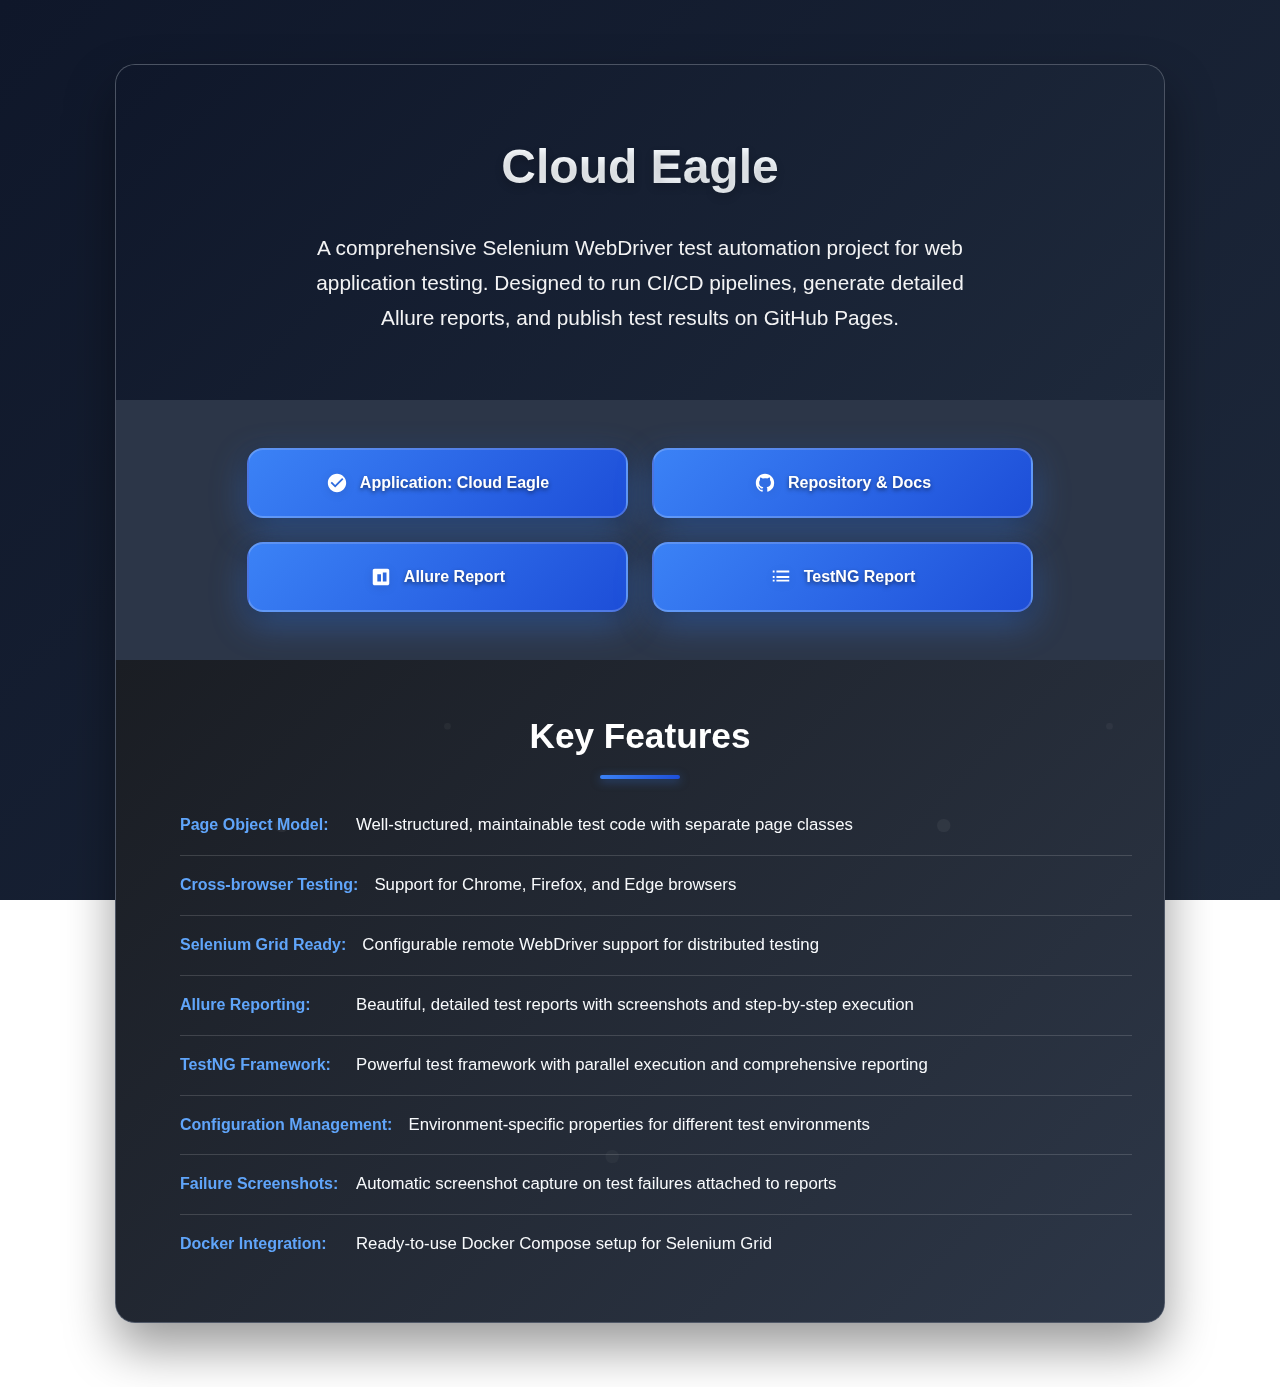
<file: github-pages/index.html>
<!DOCTYPE html>
<html lang="en">

<head>
    <meta charset="UTF-8">
    <meta name="viewport" content="width=device-width, initial-scale=1.0">
    <title>Cloud Eagle — Selenium Test Automation</title>
    <meta name="description"
        content="Cloud Eagle is a comprehensive Selenium WebDriver test automation project. Quick links to repository, test reports, and documentation for GitHub Pages." />
    <link rel="stylesheet" href="./styles.css" />
</head>

<body>
    <main class="wrap">
        <section class="card" role="main">
            <div class="header">
                <div>
                    <h1>Cloud Eagle</h1>
                    <p class="lead">A comprehensive Selenium WebDriver test automation project for web application
                        testing. Designed to run CI/CD pipelines, generate detailed Allure reports, and publish test
                        results on GitHub Pages.</p>
                </div>
            </div>

            <div class="buttons">
                <a class="btn btn-primary" href="https://sandbox20.cloudeagle.info/" target="_blank"
                    rel="noopener noreferrer">
                    <svg class="icon" viewBox="0 0 24 24" fill="currentColor" aria-hidden="true" focusable="false">
                        <path
                            d="M12 2C6.48 2 2 6.48 2 12s4.48 10 10 10 10-4.48 10-10S17.52 2 12 2zm-2 15l-5-5 1.41-1.41L10 14.17l7.59-7.59L19 8l-9 9z" />
                    </svg>
                    Application: Cloud Eagle
                </a>
                <a class="btn btn-secondary" href="https://github.com/NayeemJohnY/cloud-eagle" target="_blank"
                    rel="noopener noreferrer">
                    <svg class="icon" viewBox="0 0 24 24" fill="currentColor" aria-hidden="true" focusable="false">
                        <path
                            d="M12 2C6.48 2 2 6.48 2 12c0 4.42 2.87 8.166 6.84 9.49.5.09.68-.22.68-.48 0-.24-.01-.87-.01-1.7-2.78.6-3.37-1.34-3.37-1.34-.45-1.16-1.11-1.47-1.11-1.47-.91-.62.07-.61.07-.61 1 .07 1.53 1.03 1.53 1.03.9 1.55 2.36 1.1 2.94.84.09-.66.35-1.1.63-1.35-2.22-.25-4.56-1.11-4.56-4.94 0-1.09.39-1.98 1.03-2.68-.1-.25-.45-1.28.1-2.67 0 0 .84-.27 2.75 1.02A9.6 9.6 0 0112 6.8c.85.004 1.71.115 2.51.338 1.9-1.29 2.74-1.02 2.74-1.02.55 1.39.2 2.42.1 2.67.64.7 1.03 1.59 1.03 2.68 0 3.84-2.34 4.69-4.57 4.93.36.31.68.92.68 1.86 0 1.34-.01 2.42-.01 2.75 0 .26.18.58.69.48A10.01 10.01 0 0022 12c0-5.52-4.48-10-10-10z" />
                    </svg>
                    Repository & Docs
                </a>
                <a class="btn btn-success" href="/test-results/allure-report/index.html" target="_blank"
                    rel="noopener noreferrer">
                    <svg class="icon" viewBox="0 0 24 24" fill="currentColor" aria-hidden="true" focusable="false">
                        <path
                            d="M19 3H5c-1.1 0-2 .9-2 2v14c0 1.1.9 2 2 2h14c1.1 0 2-.9 2-2V5c0-1.1-.9-2-2-2zm-7 14H8V9h4v8zm6 0h-4V7h4v10z" />
                    </svg>
                    Allure Report
                </a>
                <a class="btn btn-info" href="/test-results/index.html" target="_blank" rel="noopener noreferrer">
                    <svg class="icon" viewBox="0 0 24 24" fill="currentColor" aria-hidden="true" focusable="false">
                        <path
                            d="M3 13h2v-2H3v2zm0 4h2v-2H3v2zM3 5v2h2V5H3zm4 8h14v-2H7v2zm0 4h14v-2H7v2zM7 5v2h14V5H7z" />
                    </svg>
                    TestNG Report
                </a>
            </div>

            <section class="features-section">
                <h2 class="features-title">Key Features</h2>
                <ul class="features-list">
                    <li><strong>Page Object Model:</strong> Well-structured, maintainable test code with separate page
                        classes</li>
                    <li><strong>Cross-browser Testing:</strong> Support for Chrome, Firefox, and Edge browsers</li>
                    <li><strong>Selenium Grid Ready:</strong> Configurable remote WebDriver support for distributed
                        testing</li>
                    <li><strong>Allure Reporting:</strong> Beautiful, detailed test reports with screenshots and
                        step-by-step execution</li>
                    <li><strong>TestNG Framework:</strong> Powerful test framework with parallel execution and
                        comprehensive reporting</li>
                    <li><strong>Configuration Management:</strong> Environment-specific properties for different test
                        environments</li>
                    <li><strong>Failure Screenshots:</strong> Automatic screenshot capture on test failures attached to
                        reports</li>
                    <li><strong>Docker Integration:</strong> Ready-to-use Docker Compose setup for Selenium Grid</li>
                </ul>
            </section>
        </section>
    </main>
</body>

</html>
</file>
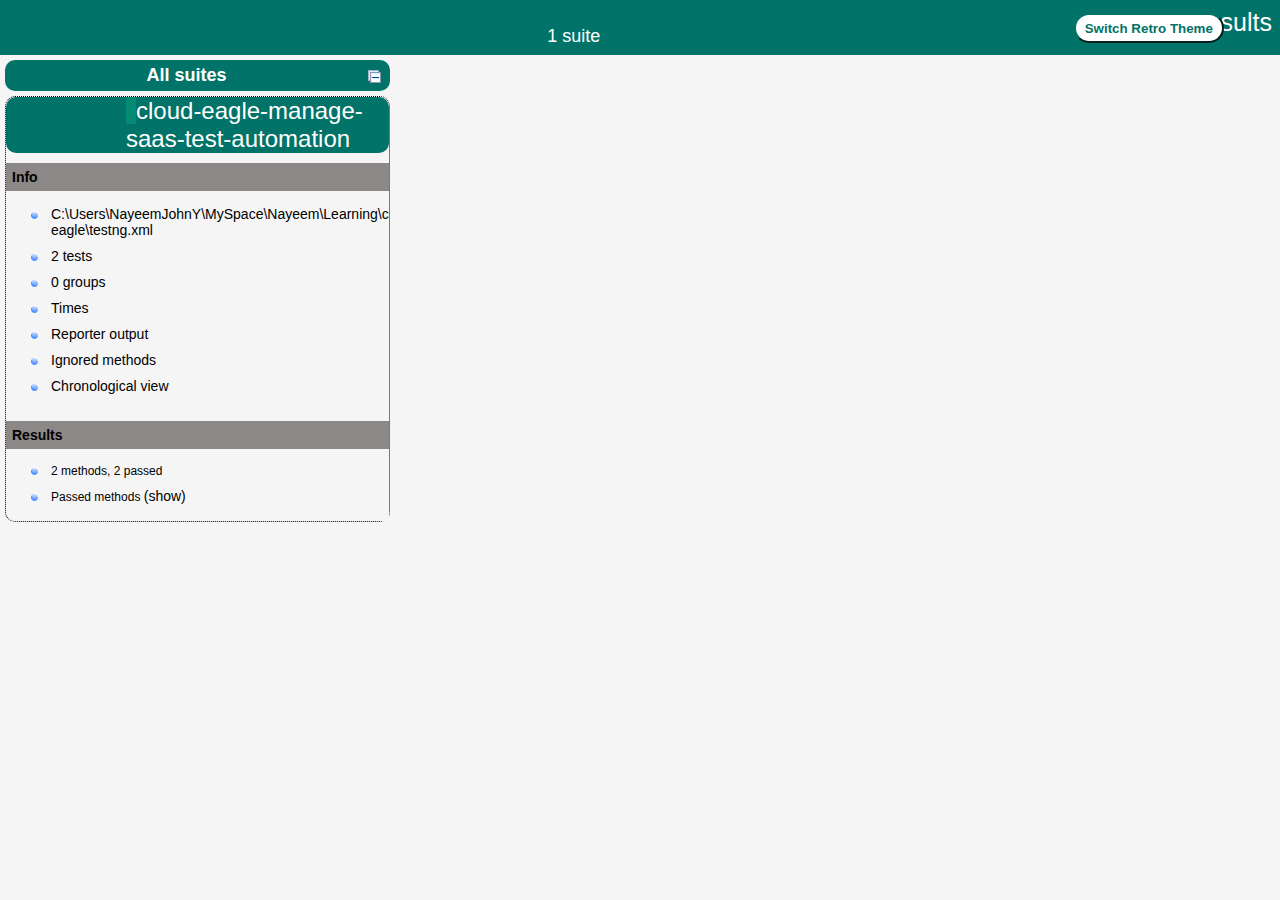
<file: test-results/index.html>
<!DOCTYPE html>

<html>
  <head>
  <meta charset='utf-8'>
  <title>TestNG reports</title>

    <link type="text/css" href="testng-reports1.css" rel="stylesheet" id="ultra" />
    <link type="text/css" href="testng-reports.css" rel="stylesheet" id="retro" disabled="false"/>
    <script type="text/javascript" src="jquery-3.6.0.min.js"></script>
    <script type="text/javascript" src="testng-reports.js"></script>
    <script type="text/javascript" src="https://www.google.com/jsapi"></script>
    <script type='text/javascript'>
      google.load('visualization', '1', {packages:['table']});
      google.setOnLoadCallback(drawTable);
      var suiteTableInitFunctions = new Array();
      var suiteTableData = new Array();
    </script>
    <!--
      <script type="text/javascript" src="jquery-ui/js/jquery-ui-1.8.16.custom.min.js"></script>
     -->
  </head>

  <body>    <div class="top-banner-root">
      <span class="top-banner-title-font">Test results</span>
      <button id="button" class="button">Switch Retro Theme</button> <!-- button -->
      <br/>
      <span class="top-banner-font-1">1 suite</span>
    </div> <!-- top-banner-root -->
    <div class="navigator-root">
      <div class="navigator-suite-header">
        <span>All suites</span>
        <a href="#" title="Collapse/expand all the suites" class="collapse-all-link">
          <img src="collapseall.gif" class="collapse-all-icon">
          </img> <!-- collapse-all-icon -->
        </a> <!-- collapse-all-link -->
      </div> <!-- navigator-suite-header -->
      <div class="suite">
        <div class="rounded-window">
          <div class="suite-header light-rounded-window-top">
            <a href="#" panel-name="suite-cloud_eagle_manage_saas_test_automation" class="navigator-link">
              <span class="suite-name border-passed">cloud-eagle-manage-saas-test-automation</span>
            </a> <!-- navigator-link -->
          </div> <!-- suite-header light-rounded-window-top -->
          <div class="navigator-suite-content">
            <div class="suite-section-title">
              <span>Info</span>
            </div> <!-- suite-section-title -->
            <div class="suite-section-content">
              <ul>
                <li>
                  <a href="#" panel-name="test-xml-cloud_eagle_manage_saas_test_automation" class="navigator-link ">
                    <span>C:\Users\NayeemJohnY\MySpace\Nayeem\Learning\cloud-eagle\testng.xml</span>
                  </a> <!-- navigator-link  -->
                </li>
                <li>
                  <a href="#" panel-name="testlist-cloud_eagle_manage_saas_test_automation" class="navigator-link ">
                    <span class="test-stats">2 tests</span>
                  </a> <!-- navigator-link  -->
                </li>
                <li>
                  <a href="#" panel-name="group-cloud_eagle_manage_saas_test_automation" class="navigator-link ">
                    <span>0 groups</span>
                  </a> <!-- navigator-link  -->
                </li>
                <li>
                  <a href="#" panel-name="times-cloud_eagle_manage_saas_test_automation" class="navigator-link ">
                    <span>Times</span>
                  </a> <!-- navigator-link  -->
                </li>
                <li>
                  <a href="#" panel-name="reporter-cloud_eagle_manage_saas_test_automation" class="navigator-link ">
                    <span>Reporter output</span>
                  </a> <!-- navigator-link  -->
                </li>
                <li>
                  <a href="#" panel-name="ignored-methods-cloud_eagle_manage_saas_test_automation" class="navigator-link ">
                    <span>Ignored methods</span>
                  </a> <!-- navigator-link  -->
                </li>
                <li>
                  <a href="#" panel-name="chronological-cloud_eagle_manage_saas_test_automation" class="navigator-link ">
                    <span>Chronological view</span>
                  </a> <!-- navigator-link  -->
                </li>
              </ul>
            </div> <!-- suite-section-content -->
            <div class="result-section">
              <div class="suite-section-title">
                <span>Results</span>
              </div> <!-- suite-section-title -->
              <div class="suite-section-content">
                <ul>
                  <li>
                    <span class="method-stats">2 methods,   2 passed</span>
                  </li>
                  <li>
                    <span class="method-list-title passed">Passed methods</span>
                    <span class="show-or-hide-methods passed">
                      <a href="#" panel-name="suite-cloud_eagle_manage_saas_test_automation" class="hide-methods passed suite-cloud_eagle_manage_saas_test_automation"> (hide)</a> <!-- hide-methods passed suite-cloud_eagle_manage_saas_test_automation -->
                      <a href="#" panel-name="suite-cloud_eagle_manage_saas_test_automation" class="show-methods passed suite-cloud_eagle_manage_saas_test_automation"> (show)</a> <!-- show-methods passed suite-cloud_eagle_manage_saas_test_automation -->
                    </span>
                    <div class="method-list-content passed suite-cloud_eagle_manage_saas_test_automation">
                      <span>
                        <img src="passed.png" width="3%"/>
                        <a href="#" panel-name="suite-cloud_eagle_manage_saas_test_automation" title="tests.LoginPageTest" class="method navigator-link" hash-for-method="testShouldAbleToLoginWithValidCredentials">testShouldAbleToLoginWithValidCredentials</a> <!-- method navigator-link -->
                      </span>
                      <br/>
                      <span>
                        <img src="passed.png" width="3%"/>
                        <a href="#" panel-name="suite-cloud_eagle_manage_saas_test_automation" title="tests.DashboardPageTest" class="method navigator-link" hash-for-method="testVerifyManagedApplicationsCountShownInDashboard">testVerifyManagedApplicationsCountShownInDashboard</a> <!-- method navigator-link -->
                      </span>
                      <br/>
                    </div> <!-- method-list-content passed suite-cloud_eagle_manage_saas_test_automation -->
                  </li>
                </ul>
              </div> <!-- suite-section-content -->
            </div> <!-- result-section -->
          </div> <!-- navigator-suite-content -->
        </div> <!-- rounded-window -->
      </div> <!-- suite -->
    </div> <!-- navigator-root -->
    <div class="wrapper">
      <div class="main-panel-root">
        <div panel-name="suite-cloud_eagle_manage_saas_test_automation" class="panel cloud_eagle_manage_saas_test_automation">
          <div class="suite-cloud_eagle_manage_saas_test_automation-class-passed">
            <div class="main-panel-header rounded-window-top">
              <img src="passed.png"/>
              <span class="class-name">tests.LoginPageTest</span>
            </div> <!-- main-panel-header rounded-window-top -->
            <div class="main-panel-content rounded-window-bottom">
              <div class="method">
                <div class="method-content">
                  <a name="testShouldAbleToLoginWithValidCredentials">
                  </a> <!-- testShouldAbleToLoginWithValidCredentials -->
                  <span class="method-name">testShouldAbleToLoginWithValidCredentials</span>
                </div> <!-- method-content -->
              </div> <!-- method -->
            </div> <!-- main-panel-content rounded-window-bottom -->
          </div> <!-- suite-cloud_eagle_manage_saas_test_automation-class-passed -->
          <div class="suite-cloud_eagle_manage_saas_test_automation-class-passed">
            <div class="main-panel-header rounded-window-top">
              <img src="passed.png"/>
              <span class="class-name">tests.DashboardPageTest</span>
            </div> <!-- main-panel-header rounded-window-top -->
            <div class="main-panel-content rounded-window-bottom">
              <div class="method">
                <div class="method-content">
                  <a name="testVerifyManagedApplicationsCountShownInDashboard">
                  </a> <!-- testVerifyManagedApplicationsCountShownInDashboard -->
                  <span class="method-name">testVerifyManagedApplicationsCountShownInDashboard</span>
                </div> <!-- method-content -->
              </div> <!-- method -->
            </div> <!-- main-panel-content rounded-window-bottom -->
          </div> <!-- suite-cloud_eagle_manage_saas_test_automation-class-passed -->
        </div> <!-- panel cloud_eagle_manage_saas_test_automation -->
        <div panel-name="test-xml-cloud_eagle_manage_saas_test_automation" class="panel">
          <div class="main-panel-header rounded-window-top">
            <span class="header-content">C:\Users\NayeemJohnY\MySpace\Nayeem\Learning\cloud-eagle\testng.xml</span>
          </div> <!-- main-panel-header rounded-window-top -->
          <div class="main-panel-content rounded-window-bottom">
            <pre>
&lt;?xml version=&quot;1.0&quot; encoding=&quot;UTF-8&quot;?&gt;
&lt;!DOCTYPE suite SYSTEM &quot;https://testng.org/testng-1.0.dtd&quot;&gt;
&lt;suite name=&quot;cloud-eagle-manage-saas-test-automation&quot; guice-stage=&quot;DEVELOPMENT&quot; verbose=&quot;0&quot;&gt;
  &lt;listeners&gt;
    &lt;listener class-name=&quot;testUtils.TestResultLoggerListener&quot;/&gt;
    &lt;listener class-name=&quot;io.qameta.allure.testng.AllureTestNg&quot;/&gt;
  &lt;/listeners&gt;
  &lt;test thread-count=&quot;5&quot; name=&quot;LoginPageTest&quot; verbose=&quot;0&quot;&gt;
    &lt;classes&gt;
      &lt;class name=&quot;tests.LoginPageTest&quot;/&gt;
    &lt;/classes&gt;
  &lt;/test&gt; &lt;!-- LoginPageTest --&gt;
  &lt;test thread-count=&quot;5&quot; name=&quot;DashboardPageTest&quot; verbose=&quot;0&quot;&gt;
    &lt;classes&gt;
      &lt;class name=&quot;tests.DashboardPageTest&quot;/&gt;
    &lt;/classes&gt;
  &lt;/test&gt; &lt;!-- DashboardPageTest --&gt;
&lt;/suite&gt; &lt;!-- cloud-eagle-manage-saas-test-automation --&gt;
            </pre>
          </div> <!-- main-panel-content rounded-window-bottom -->
        </div> <!-- panel -->
        <div panel-name="testlist-cloud_eagle_manage_saas_test_automation" class="panel">
          <div class="main-panel-header rounded-window-top">
            <span class="header-content">Tests for cloud-eagle-manage-saas-test-automation</span>
          </div> <!-- main-panel-header rounded-window-top -->
          <div class="main-panel-content rounded-window-bottom">
            <ul>
              <li>
                <span class="test-name">LoginPageTest (1 class)</span>
              </li>
              <li>
                <span class="test-name">DashboardPageTest (1 class)</span>
              </li>
            </ul>
          </div> <!-- main-panel-content rounded-window-bottom -->
        </div> <!-- panel -->
        <div panel-name="group-cloud_eagle_manage_saas_test_automation" class="panel">
          <div class="main-panel-header rounded-window-top">
            <span class="header-content">Groups for cloud-eagle-manage-saas-test-automation</span>
          </div> <!-- main-panel-header rounded-window-top -->
          <div class="main-panel-content rounded-window-bottom">
          </div> <!-- main-panel-content rounded-window-bottom -->
        </div> <!-- panel -->
        <div panel-name="times-cloud_eagle_manage_saas_test_automation" class="panel">
          <div class="main-panel-header rounded-window-top">
            <span class="header-content">Times for cloud-eagle-manage-saas-test-automation</span>
          </div> <!-- main-panel-header rounded-window-top -->
          <div class="main-panel-content rounded-window-bottom">
            <div class="times-div">
              <script type="text/javascript">
suiteTableInitFunctions.push('tableData_cloud_eagle_manage_saas_test_automation');
function tableData_cloud_eagle_manage_saas_test_automation() {
var data = new google.visualization.DataTable();
data.addColumn('number', 'Number');
data.addColumn('string', 'Method');
data.addColumn('string', 'Class');
data.addColumn('number', 'Time (ms)');
data.addRows(2);
data.setCell(0, 0, 0)
data.setCell(0, 1, 'testVerifyManagedApplicationsCountShownInDashboard')
data.setCell(0, 2, 'tests.DashboardPageTest')
data.setCell(0, 3, 36557);
data.setCell(1, 0, 1)
data.setCell(1, 1, 'testShouldAbleToLoginWithValidCredentials')
data.setCell(1, 2, 'tests.LoginPageTest')
data.setCell(1, 3, 16086);
window.suiteTableData['cloud_eagle_manage_saas_test_automation']= { tableData: data, tableDiv: 'times-div-cloud_eagle_manage_saas_test_automation'}
return data;
}
              </script>
              <span class="suite-total-time">Total running time: 52 seconds</span>
              <div id="times-div-cloud_eagle_manage_saas_test_automation">
              </div> <!-- times-div-cloud_eagle_manage_saas_test_automation -->
            </div> <!-- times-div -->
          </div> <!-- main-panel-content rounded-window-bottom -->
        </div> <!-- panel -->
        <div panel-name="reporter-cloud_eagle_manage_saas_test_automation" class="panel">
          <div class="main-panel-header rounded-window-top">
            <span class="header-content">Reporter output for cloud-eagle-manage-saas-test-automation</span>
          </div> <!-- main-panel-header rounded-window-top -->
          <div class="main-panel-content rounded-window-bottom">
          </div> <!-- main-panel-content rounded-window-bottom -->
        </div> <!-- panel -->
        <div panel-name="ignored-methods-cloud_eagle_manage_saas_test_automation" class="panel">
          <div class="main-panel-header rounded-window-top">
            <span class="header-content">0 ignored methods</span>
          </div> <!-- main-panel-header rounded-window-top -->
          <div class="main-panel-content rounded-window-bottom">
          </div> <!-- main-panel-content rounded-window-bottom -->
        </div> <!-- panel -->
        <div panel-name="chronological-cloud_eagle_manage_saas_test_automation" class="panel">
          <div class="main-panel-header rounded-window-top">
            <span class="header-content">Methods in chronological order</span>
          </div> <!-- main-panel-header rounded-window-top -->
          <div class="main-panel-content rounded-window-bottom">
            <div class="chronological-class">
              <div class="chronological-class-name">tests.LoginPageTest</div> <!-- chronological-class-name -->
              <div class="configuration-method before">
                <span class="method-name">setup</span>
                <span class="method-start">0 ms</span>
              </div> <!-- configuration-method before -->
              <div class="test-method">
                <span class="method-name">testShouldAbleToLoginWithValidCredentials</span>
                <span class="method-start">23327 ms</span>
              </div> <!-- test-method -->
              <div class="configuration-method after">
                <span class="method-name">teardown([TestResult name=testShouldAbleToLoginWithValidCredentials status=SUCCESS method=LoginPageTest.testS...)</span>
                <span class="method-start">39438 ms</span>
              </div> <!-- configuration-method after -->
            </div> <!-- chronological-class -->
            <div class="chronological-class">
              <div class="chronological-class-name">tests.DashboardPageTest</div> <!-- chronological-class-name -->
              <div class="configuration-method before">
                <span class="method-name">setup</span>
                <span class="method-start">41900 ms</span>
              </div> <!-- configuration-method before -->
              <div class="test-method">
                <span class="method-name">testVerifyManagedApplicationsCountShownInDashboard</span>
                <span class="method-start">51384 ms</span>
              </div> <!-- test-method -->
              <div class="configuration-method after">
                <span class="method-name">teardown([TestResult name=testVerifyManagedApplicationsCountShownInDashboard status=SUCCESS method=DashboardP...)</span>
                <span class="method-start">87951 ms</span>
              </div> <!-- configuration-method after -->
          </div> <!-- main-panel-content rounded-window-bottom -->
        </div> <!-- panel -->
      </div> <!-- main-panel-root -->
    </div> <!-- wrapper -->
  </body>
<script type="text/javascript" src="testng-reports2.js"></script>
</html>
</file>
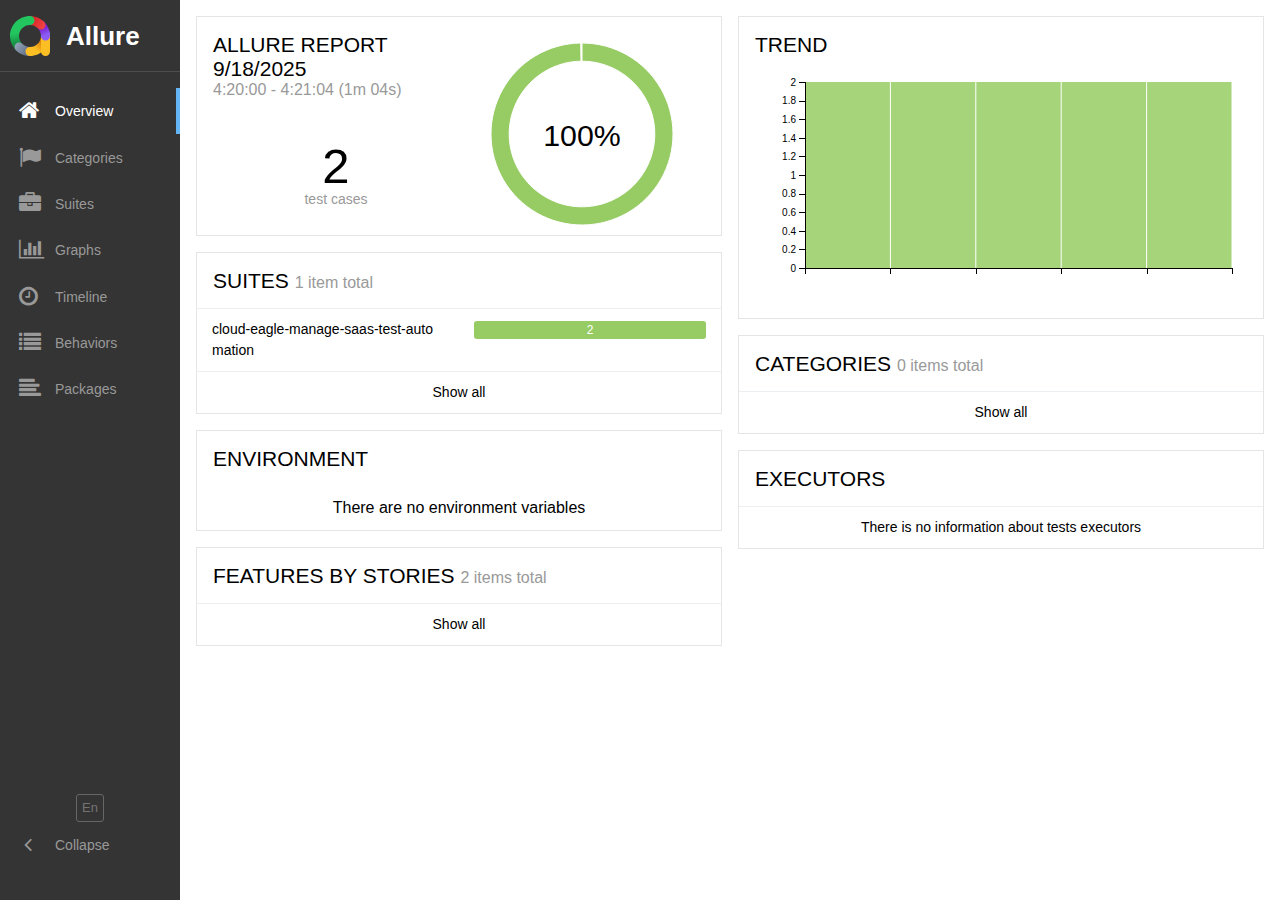
<file: test-results/allure-report/index.html>
<!DOCTYPE html>
<html dir="ltr" lang="en">
<head>
    <meta charset="utf-8">
    <title>Allure Report</title>
    <link rel="icon" href="favicon.ico">
    <link rel="stylesheet" type="text/css" href="styles.css">
    <link rel="stylesheet" type="text/css" href="plugin/screen-diff/styles.css">
</head>
<body>
    <div id="alert"></div>
    <div id="content">
        <span class="spinner">
            <span class="spinner__circle"></span>
        </span>
    </div>
    <div id="popup"></div>
    <script src="app.js"></script>
    <script src="plugin/behaviors/index.js"></script>
    <script src="plugin/packages/index.js"></script>
    <script src="plugin/screen-diff/index.js"></script>
    <script async src="https://www.googletagmanager.com/gtag/js?id=G-FVWC4GKEYS"></script>
    <script>
        window.dataLayer = window.dataLayer || [];
        function gtag(){dataLayer.push(arguments);}
        gtag('js', new Date());
        gtag('config', 'G-FVWC4GKEYS', {
          'allureVersion': '2.34.1',
          'reportUuid': 'afedb537-ea4d-43e1-8703-9572ad5326dd',
          'single_file': false
        });
    </script>
</body>
</html>
</file>
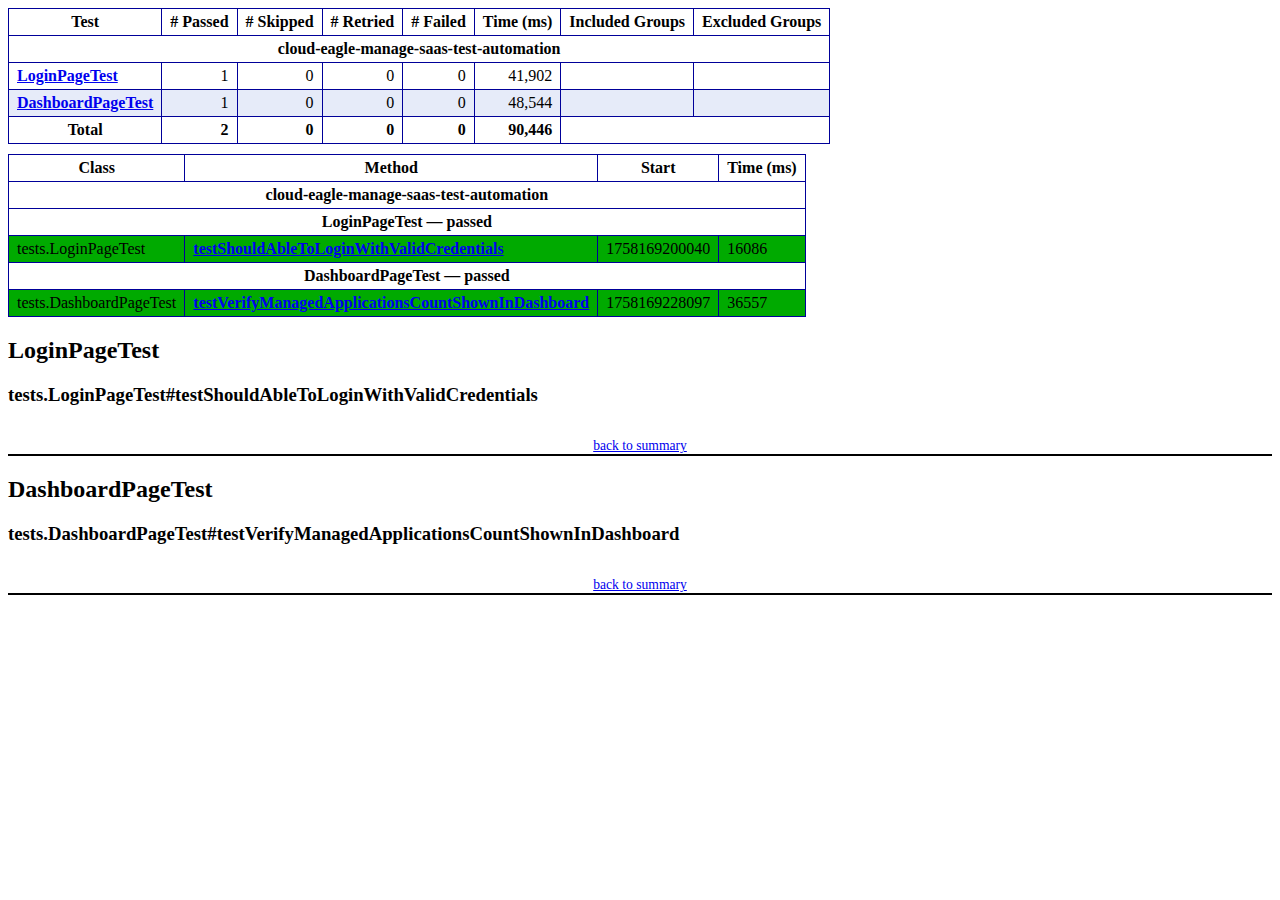
<file: test-results/emailable-report.html>
<!DOCTYPE html PUBLIC "-//W3C//DTD XHTML 1.1//EN" "https://www.w3.org/TR/xhtml11/DTD/xhtml11.dtd">
<html xmlns="https://www.w3.org/1999/xhtml">
<head>
<meta http-equiv="content-type" content="text/html; charset=UTF-8"/>
<title>TestNG Report</title>
<style type="text/css">table {margin-bottom:10px;border-collapse:collapse;empty-cells:show}th,td {border:1px solid #009;padding:.25em .5em}th {vertical-align:bottom}td {vertical-align:top}table a {font-weight:bold}.stripe td {background-color: #E6EBF9}.num {text-align:right}.passedodd td {background-color: #3F3}.passedeven td {background-color: #0A0}.skippedodd td {background-color: #DDD}.skippedeven td {background-color: #CCC}.failedodd td,.attn {background-color: #F33}.failedeven td,.stripe .attn {background-color: #D00}.stacktrace {white-space:pre;font-family:monospace}.totop {font-size:85%;text-align:center;border-bottom:2px solid #000}.invisible {display:none}</style>
</head>
<body>
<table>
<tr><th>Test</th><th># Passed</th><th># Skipped</th><th># Retried</th><th># Failed</th><th>Time (ms)</th><th>Included Groups</th><th>Excluded Groups</th></tr>
<tr><th colspan="8">cloud-eagle-manage-saas-test-automation</th></tr>
<tr><td><a href="#t0">LoginPageTest</a></td><td class="num">1</td><td class="num">0</td><td class="num">0</td><td class="num">0</td><td class="num">41,902</td><td></td><td></td></tr>
<tr class="stripe"><td><a href="#t1">DashboardPageTest</a></td><td class="num">1</td><td class="num">0</td><td class="num">0</td><td class="num">0</td><td class="num">48,544</td><td></td><td></td></tr>
<tr><th>Total</th><th class="num">2</th><th class="num">0</th><th class="num">0</th><th class="num">0</th><th class="num">90,446</th><th colspan="2"></th></tr>
</table>
<table id='summary'><thead><tr><th>Class</th><th>Method</th><th>Start</th><th>Time (ms)</th></tr></thead><tbody><tr><th colspan="4">cloud-eagle-manage-saas-test-automation</th></tr></tbody><tbody id="t0"><tr><th colspan="4">LoginPageTest &#8212; passed</th></tr><tr class="passedeven"><td rowspan="1">tests.LoginPageTest</td><td><a href="#m0">testShouldAbleToLoginWithValidCredentials</a></td><td rowspan="1">1758169200040</td><td rowspan="1">16086</td></tr></tbody>
<tbody id="t1"><tr><th colspan="4">DashboardPageTest &#8212; passed</th></tr><tr class="passedeven"><td rowspan="1">tests.DashboardPageTest</td><td><a href="#m1">testVerifyManagedApplicationsCountShownInDashboard</a></td><td rowspan="1">1758169228097</td><td rowspan="1">36557</td></tr></tbody>
</table>
<h2>LoginPageTest</h2><h3 id="m0">tests.LoginPageTest#testShouldAbleToLoginWithValidCredentials</h3><table class="result"><tr><th class="invisible"/></tr></table><p class="totop"><a href="#summary">back to summary</a></p>
<h2>DashboardPageTest</h2><h3 id="m1">tests.DashboardPageTest#testVerifyManagedApplicationsCountShownInDashboard</h3><table class="result"><tr><th class="invisible"/></tr></table><p class="totop"><a href="#summary">back to summary</a></p>
</body>
</html>
</file>
<file: test-results/testng-reports1.css>
body {
    background-color: whitesmoke;
    margin: 0 0 5px 5px;
}
ul {
     margin-top: 10px;
     margin-left:-10px;
}
 li {
     font-family: "Helvetica Neue", Helvetica, Arial, sans-serif;
     padding:5px 5px;
 }
 a {
     text-decoration: none;
     color: black;
     font-size: 14px;
 }

 a:hover {
    color:black ;
    text-decoration: underline;
 }

 .navigator-selected {
     /* #ffa500; Mouse hover color after click Orange.*/
     background:#027368
 }

 .wrapper {
     position: absolute;
     top: 60px;
     bottom: 0;
     left: 400px;
     right: 0;
     margin-right:9px;
     overflow: auto;/*imortant*/
 }

 .navigator-root {
     position: absolute;
     top: 60px;
     bottom: 0;
     left: 0;
     width: 400px;
     overflow-y: auto;/*important*/
 }

 .suite {
     margin: -5px 10px 10px 5px;
     background-color: whitesmoke ;/*Colour of the left bside box*/
 }

 .suite-name {
     font-size: 24px;
     font-family: "Helvetica Neue", Helvetica, Arial, sans-serif;/*All TEST SUITE*/
     color: white;
 }

 .main-panel-header {
     padding: 5px;
     background-color: #027368; /*afeeee*/;
     font-family: "Helvetica Neue", Helvetica, Arial, sans-serif;
     color:white;
     font-size: 18px;
 }

 .main-panel-content {
     padding: 5px;
     margin-bottom: 10px;
     background-color: #CCD0D1; /*d0ffff*/; /*Belongs to backGround of rightSide boxes*/
 }

 .rounded-window {
     border-style: dotted;
     border-width: 1px;/*Border of left Side box*/
     background-color: whitesmoke;
     border-radius: 10px;
 }

 .rounded-window-top {
     border-top-right-radius: 10px 10px;
     border-top-left-radius: 10px 10px;
     border-style: solid;
     border-width: 1px;
     overflow: auto;/*Top of RightSide box*/
 }

 .light-rounded-window-top {
     background-color: #027368;
     padding-left:120px;
     border-radius: 10px;

 }

 .rounded-window-bottom {
     border-bottom-right-radius: 10px 10px;
     border-bottom-left-radius: 10px 10px;
     overflow: auto;/*Bottom of rightSide box*/
 }

 .method-name {
     font-size: 14px;
     font-family: "Helvetica Neue", Helvetica, Arial, sans-serif;
     font-weight: bold;
 }

 .method-content {
     border-style: solid;
     border-width: 0 0 1px 0;
     margin-bottom: 10px;
     padding-bottom: 5px;
     width: 100%;
 }

 .parameters {
     font-size: 14px;
     font-family: "Helvetica Neue", Helvetica, Arial, sans-serif;
 }

 .stack-trace {
     white-space: pre;
     font-family: "Helvetica Neue", Helvetica, Arial, sans-serif;
     font-size: 12px;
     font-weight: bold;
     margin-top: 0;
     margin-left: 20px; /*Error Stack Trace Message*/
 }

 .testng-xml {
    font-family: "Helvetica Neue", Helvetica, Arial, sans-serif;
 }

 .method-list-content {
     margin-left: 10px;
 }

 .navigator-suite-content {
     margin-left: 10px;
     font: 12px 'Lucida Grande';
 }

 .suite-section-title {
     font-family: "Helvetica Neue", Helvetica, Arial, sans-serif;
     font-size: 14px;
     font-weight:bold;
     background-color: #8C8887;
     margin-left: -10px;
     margin-top:10px;
     padding:6px;
 }

 .suite-section-content {
     list-style-image: url(bullet_point.png);
     background-color: whitesmoke;
     font-family: "Helvetica Neue", Helvetica, Arial, sans-serif;
     overflow: hidden;
 }

 .top-banner-root {
     position: absolute;
     top: 0;
     height: 45px;
     left: 0;
     right: 0;
     padding: 5px;
     margin: 0 0 5px 0;
     background-color: #027368;
     font-family: "Helvetica Neue", Helvetica, Arial, sans-serif;
     font-size: 18px;
     color: #fff;
     text-align: center;/*Belongs to the Top of Report*//*Status: - Completed*/
 }

 .top-banner-title-font {
     font-size: 25px;
     font-family: "Helvetica Neue", Helvetica, Arial, sans-serif;
     padding: 3px;
     float: right;
 }

 .test-name {
     font-family: "Helvetica Neue", Helvetica, Arial, sans-serif;
     font-size: 16px;
 }

 .suite-icon {
     padding: 5px;
     float: right;
     height: 20px;
 }

 .test-group {
     font: 20px 'Lucida Grande';
     margin: 5px 5px 10px 5px;
     border-width: 0 0 1px 0;
     border-style: solid;
     padding: 5px;
 }

 .test-group-name {
     font-weight: bold;
 }

 .method-in-group {
     font-size: 16px;
     margin-left: 80px;
 }

 table.google-visualization-table-table {
     width: 100%;
 }

 .reporter-method-name {
     font-size: 14px;
     font-family: "Helvetica Neue", Helvetica, Arial, sans-serif;
 }

 .reporter-method-output-div {
     padding: 5px;
     margin: 0 0 5px 20px;
     font-size: 12px;
     font-family: "Helvetica Neue", Helvetica, Arial, sans-serif;
     border-width: 0 0 0 1px;
     border-style: solid;
 }

 .ignored-class-div {
     font-size: 14px;
     font-family: "Helvetica Neue", Helvetica, Arial, sans-serif;
 }

 .ignored-methods-div {
     padding: 5px;
     margin: 0 0 5px 20px;
     font-size: 12px;
     font-family: "Helvetica Neue", Helvetica, Arial, sans-serif;
     border-width: 0 0 0 1px;
     border-style: solid;
 }

 .border-failed {
    border-radius:2px;
     border-style: solid;
     border-width: 0 0 0 10px;
     border-color: #F20505;
 }

 .border-skipped {
     border-radius:2px;
     border-style: solid;
     border-width: 0 0 0 10px;
     border-color: #F2BE22;
 }

 .border-passed {
     border-radius:2px;
     border-style: solid;
     border-width: 0 0 0 10px;
     border-color: #038C73;
 }

 .times-div {
     text-align: center;
     padding: 5px;
 }

 .suite-total-time {
     font: 16px 'Lucida Grande';
 }

 .configuration-suite {
     margin-left: 20px;
 }

 .configuration-test {
     margin-left: 40px;
 }

 .configuration-class {
     margin-left: 60px;
 }

 .configuration-method {
     margin-left: 80px;
 }

 .test-method {
     margin-left: 100px;
 }

 .chronological-class {
     background-color: #CCD0D1;
     border-width: 0 0 1px 1px;/*Chronological*/
 }

 .method-start {
     float: right;
 }

 .chronological-class-name {
     padding: 0 0 0 5px;
     margin-top:5px;
     font-family: "Helvetica Neue", Helvetica, Arial, sans-serif;
     color: #008;
 }

 .after, .before, .test-method {
     font-family: "Helvetica Neue", Helvetica, Arial, sans-serif;
     font-size: 14px;
     margin-top:5px;
 }

 .navigator-suite-header {
     font-size: 18px;
     margin: 0px 10px 10px 5px;
     padding: 5px;
     border-radius: 10px;
     background-color: #027368;
     color: white;
     font-weight:bold;
     font-family: "Helvetica Neue", Helvetica, Arial, sans-serif;
     text-align: center; /*All Suites on top of left box*//*Status: -Completed*/
 }

 .collapse-all-icon {
     padding: 3px;
     float: right;
 }
 .button{
    position: absolute;
    margin-left:500px;
    margin-top:8px;
    background-color: white;
    color:#027368;
    font-family: "Helvetica Neue", Helvetica, Arial, sans-serif;
    font-weight:bold;
    border-color:#027368;
    border-radius:25px;
    cursor: pointer;
    height:30px;
    width:150px;
    outline: none;
}
/*Author: - Akhil Gullapalli*/
</file>
<file: test-results/testng-reports.css>
body {
    margin: 0 0 5px 5px;
}

ul {
    margin: 0;
}

li {
    list-style-type: none;
}

a {
    text-decoration: none;
}

a:hover {
    text-decoration: underline;
}

.navigator-selected {
    background: #ffa500;
}

.wrapper {
    position: absolute;
    top: 60px;
    bottom: 0;
    left: 400px;
    right: 0;
    overflow: auto;
}

.navigator-root {
    position: absolute;
    top: 60px;
    bottom: 0;
    left: 0;
    width: 400px;
    overflow-y: auto;
}

.suite {
    margin: 0 10px 10px 0;
    background-color: #fff8dc;
}

.suite-name {
    padding-left: 10px;
    font-size: 25px;
    font-family: Times, sans-serif;
}

.main-panel-header {
    padding: 5px;
    background-color: #9FB4D9; /*afeeee*/;
    font-family: monospace;
    font-size: 18px;
}

.main-panel-content {
    padding: 5px;
    margin-bottom: 10px;
    background-color: #DEE8FC; /*d0ffff*/;
}

.rounded-window {
    border-radius: 10px;
    border-style: solid;
    border-width: 1px;
}

.rounded-window-top {
    border-top-right-radius: 10px 10px;
    border-top-left-radius: 10px 10px;
    border-style: solid;
    border-width: 1px;
    overflow: auto;
}

.light-rounded-window-top {
    border-top-right-radius: 10px 10px;
    border-top-left-radius: 10px 10px;
}

.rounded-window-bottom {
    border-style: solid;
    border-width: 0 1px 1px 1px;
    border-bottom-right-radius: 10px 10px;
    border-bottom-left-radius: 10px 10px;
    overflow: auto;
}

.method-name {
    font-size: 12px;
    font-family: monospace;
}

.method-content {
    border-style: solid;
    border-width: 0 0 1px 0;
    margin-bottom: 10px;
    padding-bottom: 5px;
    width: 80%;
}

.parameters {
    font-size: 14px;
    font-family: monospace;
}

.stack-trace {
    white-space: pre;
    font-family: monospace;
    font-size: 12px;
    font-weight: bold;
    margin-top: 0;
    margin-left: 20px;
}

.testng-xml {
    font-family: monospace;
}

.method-list-content {
    margin-left: 10px;
}

.navigator-suite-content {
    margin-left: 10px;
    font: 12px 'Lucida Grande';
}

.suite-section-title {
    margin-top: 10px;
    width: 80%;
    border-style: solid;
    border-width: 1px 0 0 0;
    font-family: Times, sans-serif;
    font-size: 18px;
    font-weight: bold;
}

.suite-section-content {
    list-style-image: url(bullet_point.png);
}

.top-banner-root {
    position: absolute;
    top: 0;
    height: 45px;
    left: 0;
    right: 0;
    padding: 5px;
    margin: 0 0 5px 0;
    background-color: #0066ff;
    font-family: Times, sans-serif;
    color: #fff;
    text-align: center;
}
.button{
    position: absolute;
    margin-left:500px;
    margin-top:8px;
    background-color: white;
    color:#0066ff;
    font-family: "Helvetica Neue", Helvetica, Arial, sans-serif;
    font-weight:bold;
    border-color:#0066ff ;
    border-radius:25px;
    cursor: pointer;
    height:30px;
    width:150px;
    outline:none;

}

.top-banner-title-font {
    font-size: 25px;
}

.test-name {
    font-family: 'Lucida Grande', sans-serif;
    font-size: 16px;
}

.suite-icon {
    padding: 5px;
    float: right;
    height: 20px;
}

.test-group {
    font: 20px 'Lucida Grande';
    margin: 5px 5px 10px 5px;
    border-width: 0 0 1px 0;
    border-style: solid;
    padding: 5px;
}

.test-group-name {
    font-weight: bold;
}

.method-in-group {
    font-size: 16px;
    margin-left: 80px;
}

table.google-visualization-table-table {
    width: 100%;
}

.reporter-method-name {
    font-size: 14px;
    font-family: monospace;
}

.reporter-method-output-div {
    padding: 5px;
    margin: 0 0 5px 20px;
    font-size: 12px;
    font-family: monospace;
    border-width: 0 0 0 1px;
    border-style: solid;
}

.ignored-class-div {
    font-size: 14px;
    font-family: monospace;
}

.ignored-methods-div {
    padding: 5px;
    margin: 0 0 5px 20px;
    font-size: 12px;
    font-family: monospace;
    border-width: 0 0 0 1px;
    border-style: solid;
}

.border-failed {
    border-top-left-radius: 10px 10px;
    border-bottom-left-radius: 10px 10px;
    border-style: solid;
    border-width: 0 0 0 10px;
    border-color: #f00;
}

.border-skipped {
    border-top-left-radius: 10px 10px;
    border-bottom-left-radius: 10px 10px;
    border-style: solid;
    border-width: 0 0 0 10px;
    border-color: #edc600;
}

.border-passed {
    border-top-left-radius: 10px 10px;
    border-bottom-left-radius: 10px 10px;
    border-style: solid;
    border-width: 0 0 0 10px;
    border-color: #19f52d;
}

.times-div {
    text-align: center;
    padding: 5px;
}

.suite-total-time {
    font: 16px 'Lucida Grande';
}

.configuration-suite {
    margin-left: 20px;
}

.configuration-test {
    margin-left: 40px;
}

.configuration-class {
    margin-left: 60px;
}

.configuration-method {
    margin-left: 80px;
}

.test-method {
    margin-left: 100px;
}

.chronological-class {
    background-color: skyblue;
    border-style: solid;
    border-width: 0 0 1px 1px;
}

.method-start {
    float: right;
}

.chronological-class-name {
    padding: 0 0 0 5px;
    color: #008;
}

.after, .before, .test-method {
    font-family: monospace;
    font-size: 14px;
}

.navigator-suite-header {
    font-size: 22px;
    margin: 0 10px 5px 0;
    background-color: #deb887;
    text-align: center;
}

.collapse-all-icon {
    padding: 5px;
    float: right;
}
/*retro Theme*/
</file>
<file: test-results/allure-report/plugin/screen-diff/styles.css>
.screen-diff__switchers {
  margin-bottom: 1em;
}

.screen-diff__switchers label + label {
  margin-left: 1em;
}

.screen-diff__overlay {
  position: relative;
  cursor: col-resize;
}

.screen-diff__container {
  overflow-x: auto;
}

.screen-diff__image-over {
  top: 0;
  left: 0;
  bottom: 0;
  background: #fff;
  position: absolute;
  overflow: hidden;
  box-shadow: 2px 0 1px -1px #aaa;
}

.screen-diff-error {
  color: #fd5a3e;
}
</file>
<file: github-pages/styles.css>
/* Reset and Base Styles */
* {
    margin: 0;
    padding: 0;
    box-sizing: border-box;
}

/* Typography and Layout */
body {
    font-family: -apple-system, BlinkMacSystemFont, 'Segoe UI', Roboto, Oxygen, Ubuntu, Cantarell, sans-serif;
    line-height: 1.6;
    color: #f1f5f9;
    background: linear-gradient(135deg, #0f172a 0%, #1e293b 100%);
    background-attachment: fixed;
    min-height: 100vh;
    overflow-x: hidden;
}

/* Main Container */
.wrap {
    max-width: 1200px;
    margin: 0 auto;
    padding: 2rem;
}

/* Card Component */
.card {
    background: rgba(45, 55, 72, 0.98);
    backdrop-filter: blur(20px);
    border-radius: 20px;
    box-shadow: 0 25px 50px rgba(0, 0, 0, 0.4);
    overflow: hidden;
    margin: 2rem auto;
    max-width: 1050px;
    border: 1px solid rgba(255, 255, 255, 0.15);
}

/* Header Section */
.header {
    background: linear-gradient(135deg, #0f172a 0%, #1e293b 100%);
    color: white;
    padding: 4rem 2rem;
    text-align: center;
    position: relative;
    overflow: hidden;
}

.header h1 {
    font-size: 3rem;
    font-weight: 800;
    margin-bottom: 1.5rem;
    text-shadow: 0 4px 8px rgba(0, 0, 0, 0.2);
    position: relative;
    z-index: 1;
    background: linear-gradient(45deg, #ffffff, #f0f8ff);
    -webkit-background-clip: text;
    -webkit-text-fill-color: transparent;
    background-clip: text;
}

.lead {
    font-size: 1.3rem;
    opacity: 0.95;
    max-width: 650px;
    margin: 0 auto;
    position: relative;
    z-index: 1;
    font-weight: 400;
    line-height: 1.7;
    color: #ffffff;
}

/* Buttons Section */
.buttons {
    padding: 3rem 2rem;
    display: grid;
    grid-template-columns: repeat(2, 1fr);
    gap: 1.5rem;
    max-width: 850px;
    margin: 0 auto;
}

.btn-margin-top {
    margin-top: 1rem;
}

/* Button Styles */
.btn {
    display: inline-flex;
    align-items: center;
    gap: 0.75rem;
    padding: 1.25rem 2rem;
    background: linear-gradient(135deg, #3b82f6 0%, #1d4ed8 100%);
    border: 2px solid rgba(255, 255, 255, 0.2);
    border-radius: 16px;
    text-decoration: none;
    color: #ffffff;
    font-weight: 700;
    font-size: 1rem;
    text-align: center;
    justify-content: center;
    position: relative;
    overflow: hidden;
    box-shadow: 0 12px 35px rgba(59, 130, 246, 0.4), 0 4px 15px rgba(0, 0, 0, 0.3);
    min-height: 70px;
    text-shadow: 0 2px 4px rgba(0, 0, 0, 0.5);
    backdrop-filter: none;
}

/* Icons */
.icon {
    width: 22px;
    height: 22px;
    flex-shrink: 0;
    filter: drop-shadow(0 2px 4px rgba(0, 0, 0, 0.1));
}

/* Features Section */
.features-section {
    padding: 3rem 2rem;
    background: linear-gradient(135deg, #1a1d23 0%, #2d3748 100%);
    position: relative;
}

.features-section::before {
    content: '';
    position: absolute;
    top: 0;
    left: 0;
    right: 0;
    bottom: 0;
    background: url('data:image/svg+xml,<svg xmlns="http://www.w3.org/2000/svg" viewBox="0 0 100 100"><defs><pattern id="grain" width="100" height="100" patternUnits="userSpaceOnUse"><circle cx="25" cy="25" r="1" fill="%23ffffff" opacity="0.05"/><circle cx="75" cy="75" r="1" fill="%23ffffff" opacity="0.03"/><circle cx="50" cy="10" r="0.5" fill="%23ffffff" opacity="0.04"/></pattern></defs><rect width="100" height="100" fill="url(%23grain)"/></svg>');
    pointer-events: none;
}

.features-title {
    font-size: 2.2rem;
    color: #ffffff;
    margin-bottom: 2rem;
    text-align: center;
    position: relative;
    z-index: 1;
    font-weight: 700;
}

.features-title::after {
    content: '';
    position: absolute;
    bottom: -15px;
    left: 50%;
    transform: translateX(-50%);
    width: 80px;
    height: 4px;
    background: linear-gradient(135deg, #3b82f6 0%, #1d4ed8 100%);
    border-radius: 2px;
    box-shadow: 0 2px 10px rgba(59, 130, 246, 0.5);
}

.features-list {
    list-style: none;
    padding: 0 0 0 2rem;
    max-width: 1400px;
    margin: 0 auto;
    position: relative;
    z-index: 1;
}

.features-list li {
    padding: 1rem 0;
    border-bottom: 1px solid rgba(255, 255, 255, 0.15);
    display: flex;
    align-items: flex-start;
    gap: 1rem;
    color: #f8fafc;
    font-size: 1.05rem;
    line-height: 1.6;
}

.features-list li:last-child {
    border-bottom: none;
}

.features-list strong {
    color: #60a5fa;
    min-width: 160px;
    font-weight: 700;
    font-size: 1rem;
}

/* Responsive Design */
@media (max-width: 768px) {
    .wrap {
        padding: 1rem;
    }

    .header {
        padding: 3rem 1.5rem;
    }

    .header h1 {
        font-size: 2.5rem;
    }

    .lead {
        font-size: 1.1rem;
    }

    .buttons {
        grid-template-columns: 1fr;
        padding: 2rem 1rem;
        gap: 1rem;
    }

    .btn {
        padding: 1rem 1.5rem;
        font-size: 0.95rem;
        min-height: 60px;
    }

    .features-section {
        padding: 2rem 1rem;
    }

    .features-title {
        font-size: 1.8rem;
    }

    .features-list li {
        flex-direction: column;
        gap: 0.5rem;
        padding: 0.75rem 0;
    }

    .features-list strong {
        min-width: auto;
    }
}

@media (max-width: 480px) {
    .header h1 {
        font-size: 1.75rem;
    }

    .lead {
        font-size: 1rem;
    }

    .features-title {
        font-size: 1.5rem;
    }
}

/* Accessibility */
@media (prefers-reduced-motion: reduce) {
    * {
        animation-duration: 0.01ms !important;
        animation-iteration-count: 1 !important;
        transition-duration: 0.01ms !important;
    }
}

/* Dark mode support */
@media (prefers-color-scheme: dark) {
    .card {
        background: #2d3748;
        color: #e2e8f0;
    }

    .features-section {
        background: #1a202c;
    }

    .features-list li {
        border-bottom-color: #4a5568;
    }
}
</file>
